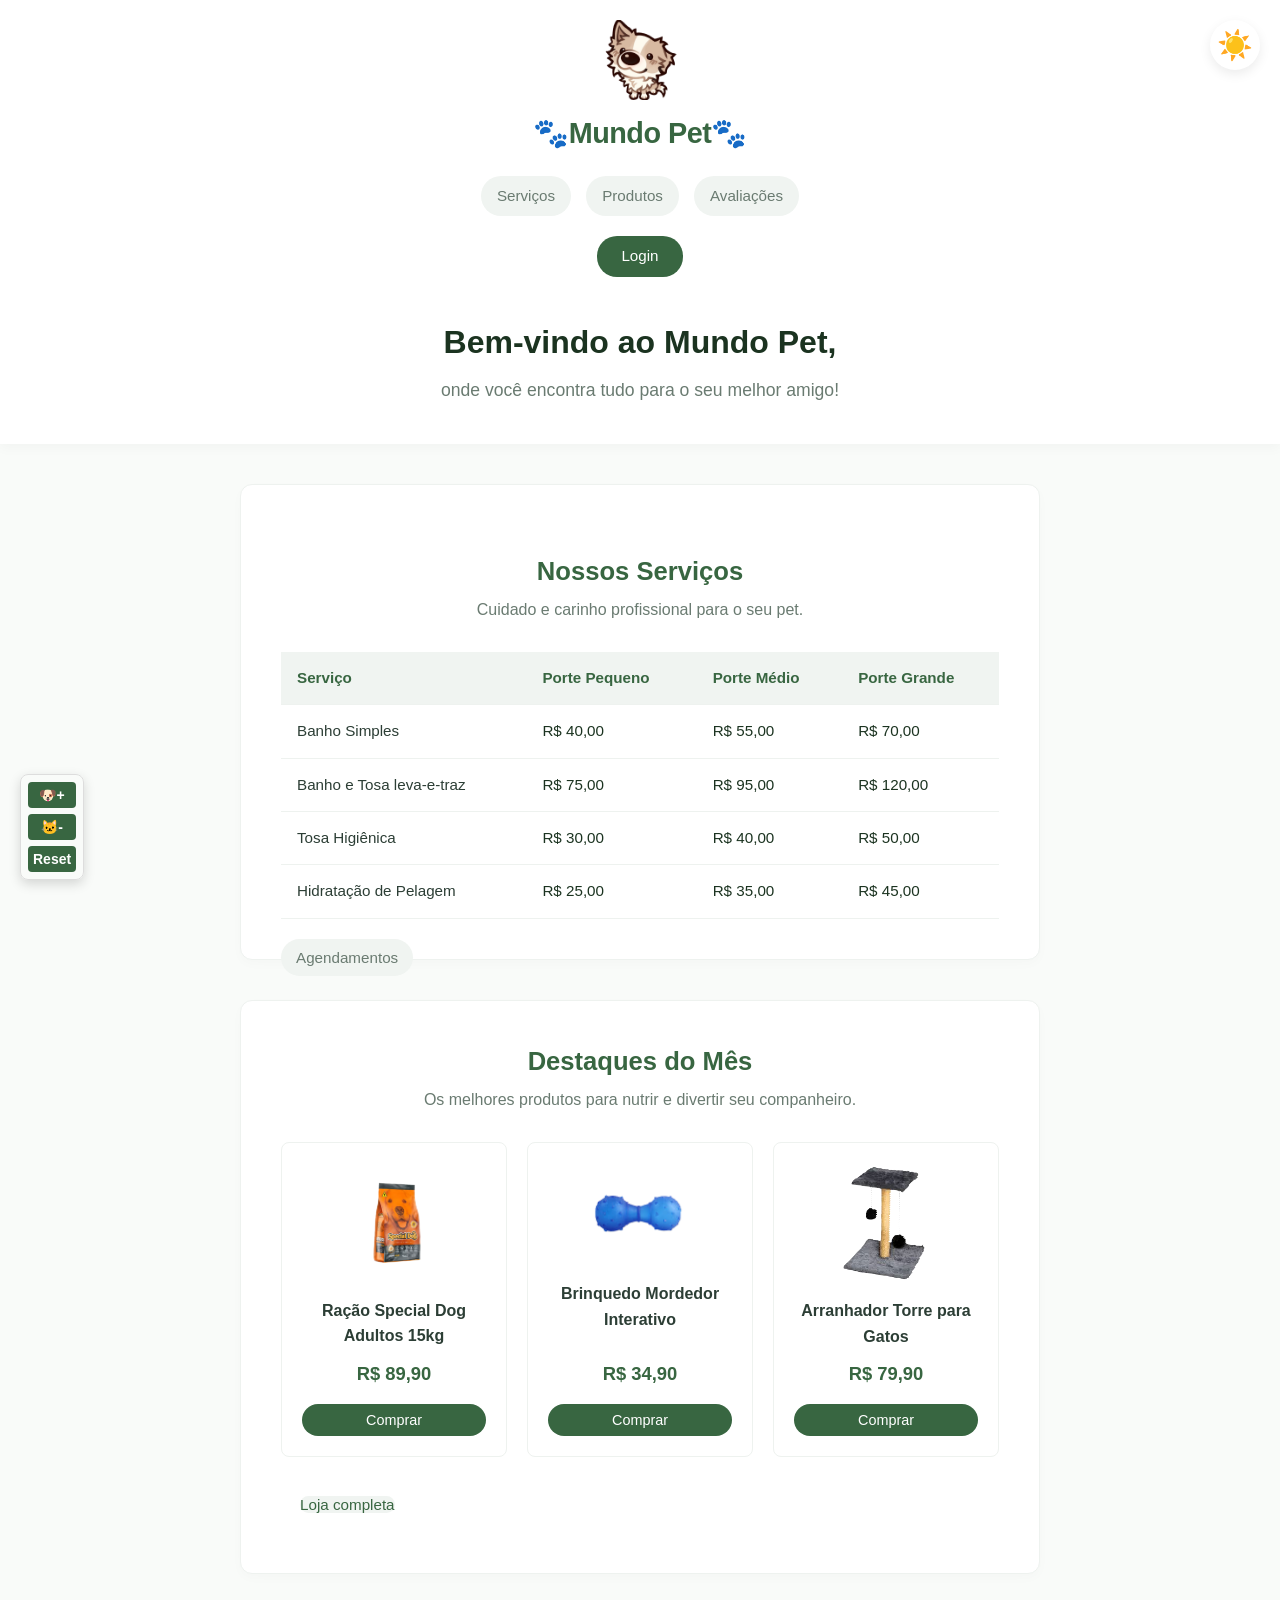
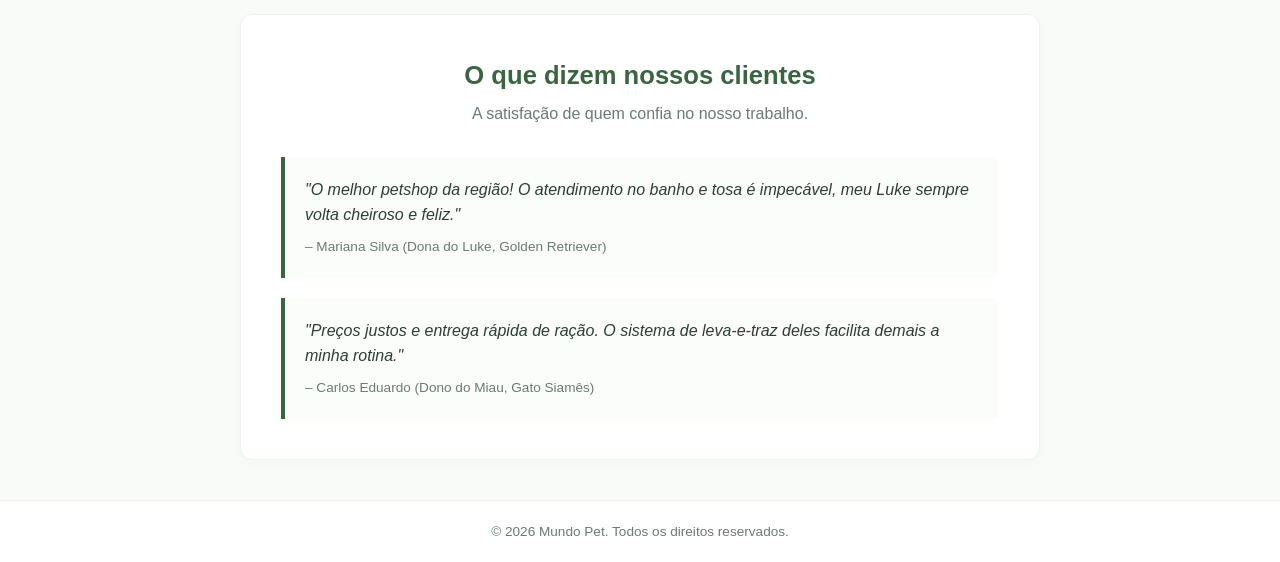
<file: Site Pet Shop/index.html>
<!DOCTYPE html>
<html lang="pt-br">
<head>
    <meta charset="UTF-8">
    <meta name="viewport" content="width=device-width, initial-scale=1.0">
    <title>Mundo Pet</title>
    <link rel="stylesheet" href="styles/style.css">
    <link rel="shortcut icon" href="styles/Logo-petshop.png" type="image/x-icon">
</head>
<body>

    <header class="main-header">
        <img class="logo" src="styles/Logo-petshop.png" alt="Logo Mundo Pet">
        <h1 class="txt_clean">🐾Mundo Pet🐾</h1>
        <nav class="menu">
            <a class="button" href="#servicos">Serviços</a>
            <a class="button" href="#produtos">Produtos</a>
            <a class="button" href="#avaliacoes">Avaliações</a>
        </nav>

        <a href="login.html" class="button_login">Login</a>

        <section class="boas-vindas">
            <p class="saudacao">Bem-vindo ao Mundo Pet,</p>
            <p class="descricao">onde você encontra tudo para o seu melhor amigo!</p>
        </section>
    </header>

    <main>
        
        <section id="servicos" class="box-servicos">
            <a href="#" class="agendamento">Agendamentos</a>
            <h2>Nossos Serviços</h2>
            <p>Cuidado e carinho profissional para o seu pet.</p>
            
            <table class="tabela-precos">
                <thead>
                    <tr>
                        <th>Serviço</th>
                        <th>Porte Pequeno</th>
                        <th>Porte Médio</th>
                        <th>Porte Grande</th>
                    </tr>
                </thead>
                <tbody>
                    <tr>
                        <td>Banho Simples</td>
                        <td>R$ 40,00</td>
                        <td>R$ 55,00</td>
                        <td>R$ 70,00</td>
                    </tr>
                    <tr>
                        <td>Banho e Tosa leva-e-traz</td>
                        <td>R$ 75,00</td>
                        <td>R$ 95,00</td>
                        <td>R$ 120,00</td>
                    </tr>
                    <tr>
                        <td>Tosa Higiênica</td>
                        <td>R$ 30,00</td>
                        <td>R$ 40,00</td>
                        <td>R$ 50,00</td>
                    </tr>
                    <tr>
                        <td>Hidratação de Pelagem</td>
                        <td>R$ 25,00</td>
                        <td>R$ 35,00</td>
                        <td>R$ 45,00</td>
                    </tr>
                </tbody>
            </table>
        </section>

        <section id="produtos" class="box-produtos">
            <h2>Destaques do Mês</h2>
            <p>Os melhores produtos para nutrir e divertir seu companheiro.</p>
            
            <div class="lista-produtos">
                <div class="card-produto">
                    <img src="styles/racao-premium.png" alt="Ração Premium">
                    <h3>Ração Special Dog Adultos 15kg</h3>
                    <p class="preco-produto">R$ 89,90</p>
                    <button class="btn-comprar">Comprar</button>
                </div>

                <div class="card-produto">
                    <img src="styles/brinquedo-mordedor.png" alt="Brinquedo Mordedor">
                    <h3>Brinquedo Mordedor Interativo</h3>
                    <p class="preco-produto">R$ 34,90</p>
                    <button class="btn-comprar">Comprar</button>
                </div>

                <div class="card-produto">
                    <img src="styles/arranhador-de-gatos.png" alt="Arranhador para Gatos">
                    <h3>Arranhador Torre para Gatos</h3>
                    <p class="preco-produto">R$ 79,90</p>
                    <button class="btn-comprar">Comprar</button>
                </div>

                <div class="loja-completa">
                    <a href="Loja.html">Loja completa</a>
                </div>
            </div>
        </section>

        <section id="avaliacoes" class="box-avaliacoes">
            <h2>O que dizem nossos clientes</h2>
            <p>A satisfação de quem confia no nosso trabalho.</p>
            
            <div class="lista-depoimentos">
                <blockquote class="depoimento">
                    <p>"O melhor petshop da região! O atendimento no banho e tosa é impecável, meu Luke sempre volta cheiroso e feliz."</p>
                    <cite>– Mariana Silva (Dona do Luke, Golden Retriever)</cite>
                </blockquote>

                <blockquote class="depoimento">
                    <p>"Preços justos e entrega rápida de ração. O sistema de leva-e-traz deles facilita demais a minha rotina."</p>
                    <cite>– Carlos Eduardo (Dono do Miau, Gato Siamês)</cite>
                </blockquote>
            </div>
        </section>
        
    </main>

    <footer class="main-footer">
        <p>&copy; 2026 Mundo Pet. Todos os direitos reservados.</p>
    </footer>

    <div class="controls-zoom-fixo">
        <button id="zoom-in" class="btn-zoom">🐶+</button>
        <button id="zoom-out" class="btn-zoom">🐱-</button>
        <button id="zoom-reset" class="btn-zoom">Reset</button>
    </div>

    <script src="scripts/script.js"></script>

</body>
</html>
</file>
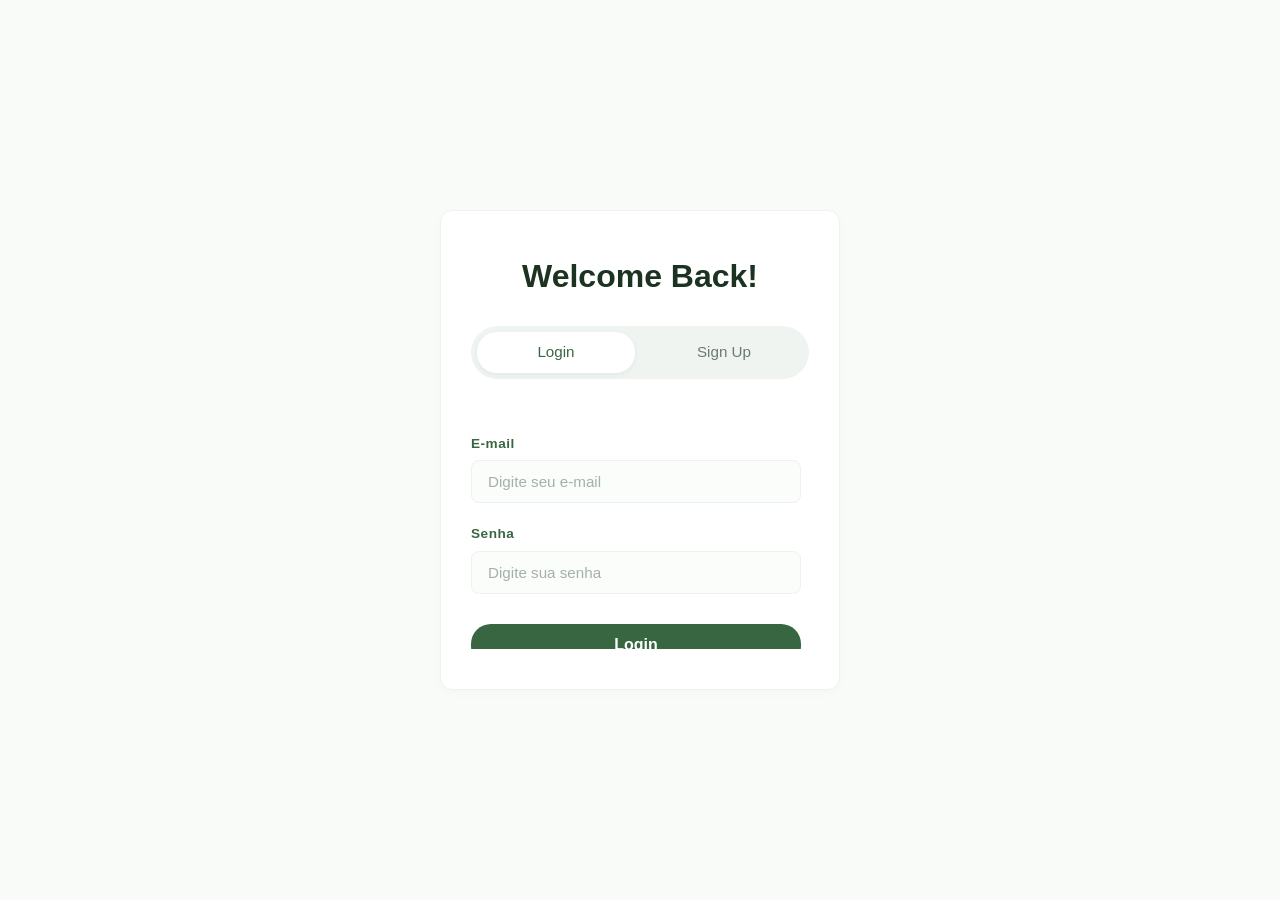
<file: Site Pet Shop/login.html>
<!DOCTYPE html>
<html lang="pt-br">
<head>
    <meta charset="UTF-8">
    <meta name="viewport" content="width=device-width, initial-scale=1.0">
    <title>Login</title>
    <link rel="stylesheet" href="styles/login.css">
    <link rel="shortcut icon" href="styles/Logo-petshop.png" type="image/x-icon">
</head>
<body>

    <main class="login-card">

    <div id="mensagem-alerta" class="alerta-oculto"></div>

        <div style="margin-bottom: 24px;">
            <h1 id="titulo-card" style="margin-bottom: 24px;">Welcome Back!</h1>

            <div class="opicoes">
                <a class="button active" id="btn-aba-login" href="#Login">Login</a>
                <a class="button" id="btn-aba-signup" href="#SignUp">Sign Up</a>
            </div>
        </div>

        <form class="txt-box" id="login-form">
            <div class="input-group">
                <label for="email">E-mail</label>
                <input type="email" id="email" placeholder="Digite seu e-mail" required>
            </div>
            
            <div class="input-group">
                <label for="password">Senha</label>
                <input type="password" id="password" placeholder="Digite sua senha" required>
            </div>

            <div class="input-group campo-cadastro" id="grupo-confirmar-senha" style="display: none;">
                <label for="confirm-password">Confirmar Senha</label>
                <input type="password" id="confirm-password" placeholder="Confirme sua senha">
            </div>

            <button type="submit" id="btn-submit" class="button">Login</button>
        </form>
    </main>

    <script src="scripts/app.js"></script>
</body>
</html>
</file>
<file: Site Pet Shop/styles/style.css>
/* 1. RESET BÁSICO E TIPOGRAFIA */
* {
    margin: 0;
    padding: 0;
    box-sizing: border-box;
    font-family: 'Segoe UI', Roboto, Helvetica, Arial, sans-serif;
}

body {
    background-color: #f9fbf9;
    color: #2c3e35;
    line-height: 1.6;
    transition: background-color 0.3s ease, color 0.3s ease;
}

/* 2. HEADER PRINCIPAL E NAVEGAÇÃO */
.main-header {
    display: flex;
    flex-direction: column;
    align-items: center;
    padding: 20px;
    background-color: #ffffff;
    box-shadow: 0 4px 12px rgba(0, 0, 0, 0.03);
    transition: background-color 0.3s ease;
}

.logo {
    max-width: 80px;
    height: auto;
    margin-bottom: 10px;
}

.txt_clean {
    font-size: 1.8rem;
    font-weight: 600;
    color: #386641;
    letter-spacing: -0.5px;
    margin-bottom: 20px;
    transition: color 0.3s ease;
}

.menu {
    display: flex;
    gap: 15px;
    margin-bottom: 20px;
}

.button {
    text-decoration: none;
    color: #6a7b71;
    font-weight: 500;
    font-size: 0.95rem;
    padding: 8px 16px;
    border-radius: 20px;
    transition: all 0.3s ease;
}

.button:hover {
    background-color: #f0f4f1;
    color: #386641;
}

.button_login {
    text-decoration: none;
    color: #ffffff;
    background-color: #386641;
    font-weight: 500;
    font-size: 0.95rem;
    padding: 8px 24px;
    border-radius: 20px;
    transition: background-color 0.3s ease;
    margin-bottom: 40px;
}

.button_login:hover {
    background-color: #2b4f32;
}

/* 3. SEÇÃO DE BOAS-VINDAS */
.boas-vindas {
    text-align: center;
    max-width: 600px;
    margin-bottom: 20px;
}

.saudacao {
    font-size: 2rem;
    font-weight: 700;
    color: #1b3320;
    margin-bottom: 8px;
    transition: color 0.3s ease;
}

.descricao {
    font-size: 1.1rem;
    color: #6a7b71;
    transition: color 0.3s ease;
}

/* 4. CONTAINER PRINCIPAL E ESTRUTURA BASE */
main {
    display: flex;
    flex-direction: column;
    align-items: center;
    padding: 40px 20px;
    gap: 40px;
}

.box-servicos, 
.box-produtos, 
.box-avaliacoes {
    width: 100%;
    max-width: 800px;
    background-color: #ffffff;
    padding: 40px;
    border-radius: 12px;
    border: 1px solid #eef2ef;
    box-shadow: 0 4px 12px rgba(0, 0, 0, 0.02);
    transition: background-color 0.3s ease, border-color 0.3s ease;
}

.box-servicos h2,
.box-produtos h2,
.box-avaliacoes h2 {
    font-size: 1.6rem;
    font-weight: 600;
    color: #386641;
    margin-bottom: 5px;
    text-align: center;
    transition: color 0.3s ease;
}

.box-servicos > p,
.box-produtos > p,
.box-avaliacoes > p {
    font-size: 1rem;
    color: #6a7b71;
    margin-bottom: 30px;
    text-align: center;
    transition: color 0.3s ease;
}

/* 5. SEÇÃO: SERVIÇOS (TABELA DE PREÇOS) */
.tabela-precos {
    width: 100%;
    border-collapse: collapse;
    margin-top: 10px;
    font-size: 0.95rem;
}

.tabela-precos th, 
.tabela-precos td {
    padding: 14px 16px;
    text-align: left;
    border-bottom: 1px solid #eef2ef;
    transition: background-color 0.3s ease, border-color 0.3s ease, color 0.3s ease;
}

.tabela-precos th {
    background-color: #f0f4f1;
    color: #386641;
    font-weight: 600;
}

.tabela-precos tr:hover {
    background-color: #fbfdfb;
}

.tabela-precos td:not(:first-child) {
    color: #1b3320;
    font-weight: 500;
}

/* 6. SEÇÃO: PRODUTOS (CARDS) */
.lista-produtos {
    display: grid;
    grid-template-columns: repeat(auto-fit, minmax(220px, 1fr));
    gap: 20px;
}

.card-produto {
    background-color: #ffffff;
    border: 1px solid #eef2ef;
    border-radius: 8px;
    padding: 20px;
    text-align: center;
    display: flex;
    flex-direction: column;
    align-items: center;
    transition: transform 0.2s ease, box-shadow 0.2s ease, background-color 0.3s ease, border-color 0.3s ease;
}

.card-produto:hover {
    transform: translateY(-4px);
    box-shadow: 0 6px 16px rgba(0, 0, 0, 0.04);
}

.card-produto img {
    max-width: 120px;
    height: auto;
    margin-bottom: 15px;
}

.card-produto h3 {
    font-size: 1rem;
    color: #2c3e35;
    font-weight: 600;
    margin-bottom: 10px;
    flex-grow: 1;
    transition: color 0.3s ease;
}

.preco-produto {
    font-size: 1.15rem;
    color: #386641;
    font-weight: 700;
    margin-bottom: 15px;
    transition: color 0.3s ease;
}

.btn-comprar {
    background-color: #386641;
    color: #ffffff;
    border: none;
    padding: 8px 16px;
    border-radius: 20px;
    font-size: 0.9rem;
    font-weight: 500;
    cursor: pointer;
    width: 100%;
    transition: background-color 0.2s ease;
}

.btn-comprar:hover {
    background-color: #2b4f32;
}

/* 7. SEÇÃO: AVALIAÇÕES (DEPOIMENTOS) */
.lista-depoimentos {
    display: flex;
    flex-direction: column;
    gap: 20px;
}

.depoimento {
    background-color: #fbfdfb;
    border-left: 4px solid #386641;
    padding: 20px;
    border-radius: 0 8px 8px 0;
    text-align: left;
    transition: background-color 0.3s ease, border-color 0.3s ease;
}

.depoimento p {
    font-style: italic;
    color: #2c3e35;
    font-size: 1rem;
    margin-bottom: 8px;
    transition: color 0.3s ease;
}

.depoimento cite {
    display: block;
    font-size: 0.85rem;
    color: #6a7b71;
    font-style: normal;
    font-weight: 500;
    transition: color 0.3s ease;
}

.loja-completa{
    text-decoration: none;
    color: #6a7b71;
    font-weight: 500;
    font-size: 0.95rem;
    padding: 16px 19px;
    border-radius: 20px;
    transition: all 0.3s ease;
}

.loja-completa :hover{
    background-color: #f0f4f1;
    color: #386641;
}

.agendamento{
    text-decoration: none;
    color: #6a7b71;
    font-weight: 500;
    font-size: 0.95rem;
    padding: 10px 15px;
    border-radius: 20px;
    transition: all 0.3s ease;
    position: relative;
    top: 420px;
}


a{
    text-decoration: none;
    background-color: #f0f4f1;
    color: #386641;
    border-radius: 10px;
}


/* 8. RODAPÉ */
.main-footer {
    width: 100%;
    text-align: center;
    padding: 20px;
    background-color: #ffffff;
    border-top: 1px solid #eef2ef;
    font-size: 0.85rem;
    color: #6a7b71;
    transition: background-color 0.3s ease, border-color 0.3s ease, color 0.3s ease;
}

/* 9. INTERRUPTOR DE TEMA FLUTUANTE (SOL / LUA) */
#alternador-tema {
    position: fixed;
    top: 20px;
    right: 20px;
    font-size: 1.8rem;
    cursor: pointer;
    z-index: 9999;
    background-color: #ffffff;
    padding: 10px;
    border-radius: 50%;
    box-shadow: 0 4px 12px rgba(0, 0, 0, 0.08);
    transition: transform 0.2s ease, background-color 0.3s ease, box-shadow 0.3s ease;
    user-select: none;
    display: flex;
    align-items: center;
    justify-content: center;
    width: 50px;
    height: 50px;
}

#alternador-tema:hover {
    transform: scale(1.1) rotate(15deg);
}

/* 10. ESTILOS EXCLUSIVOS DO MODO ESCURO (DARK MODE) */
body.dark-mode {
    background-color: #121212;
    color: #e0e0e0;
}

body.dark-mode .main-header,
body.dark-mode .box-servicos,
body.dark-mode .box-produtos,
body.dark-mode .box-avaliacoes,
body.dark-mode .card-produto,
body.dark-mode .main-footer {
    background-color: #1e1e1e;
    border-color: #2d2d2d;
    color: #e0e0e0;
}

body.dark-mode #alternador-tema {
    background-color: #2d2d2d;
    box-shadow: 0 4px 12px rgba(0, 0, 0, 0.4);
}

/* Cores de destaque adaptadas para o contraste escuro */
body.dark-mode .txt_clean,
body.dark-mode .box-servicos h2,
body.dark-mode .box-produtos h2,
body.dark-mode .box-avaliacoes h2,
body.dark-mode .preco-produto,
body.dark-mode .tabela-precos th {
    color: #81b29a;
}

body.dark-mode .tabela-precos th {
    background-color: #2d2d2d;
}

body.dark-mode .tabela-precos td {
    border-bottom: 1px solid #2d2d2d;
    color: #ccc;
}

body.dark-mode .tabela-precos td:not(:first-child) {
    color: #ffffff;
}

body.dark-mode .tabela-precos tr:hover {
    background-color: #181818;
}

body.dark-mode .saudacao,
body.dark-mode .card-produto h3 {
    color: #ffffff;
}

body.dark-mode .descricao,
body.dark-mode .button,
body.dark-mode .box-servicos > p,
body.dark-mode .box-produtos > p,
body.dark-mode .box-avaliacoes > p,
body.dark-mode .depoimento cite,
body.dark-mode .main-footer {
    color: #a0a0a0;
}

body.dark-mode .button:hover {
    background-color: #2d2d2d;
    color: #81b29a;
}

body.dark-mode .depoimento {
    background-color: #181818;
    border-left-color: #81b29a;
}

body.dark-mode .depoimento p {
    color: #e0e0e0;
}

body {
  zoom: var(--zoom-level, 1);
  transition: zoom 0.1s ease-in-out;
}

.controls-zoom-fixo {
  position: fixed;
  bottom: 20px;
  left: 20px;
  z-index: 9999;
  background-color:transparent;
  padding: 7px;
  border-radius: 8px;
  box-shadow: 0 4px 12px rgba(0, 0, 0, 0.15);
  border: 1px solid #ddd;
  display: flex;
  flex-direction: column;
  gap: 6px;
}

.btn-zoom {
  padding: 5px 5px;
  cursor: pointer;
  background-color: #386641;
  color: #fff;
  border: none;
  border-radius: 4px;
  font-weight: bold;
  font-size: 14px;
  transition: background-color 0.2s;
}

.btn-zoom:hover {
  background-color: #386641;
}
</file>
<file: Site Pet Shop/styles/login.css>
/* 1. RESET BÁSICO E TIPOGRAFIA */
* {
    margin: 0;
    padding: 0;
    box-sizing: border-box;
    font-family: 'Segoe UI', Roboto, Helvetica, Arial, sans-serif;
}

body {
    background-color: #f9fbf9;
    color: #2c3e35;
    line-height: 1.6;
    height: 100vh;
    display: flex;
    justify-content: center;
    align-items: center;
    transition: background-color 0.3s ease, color 0.3s ease;
}

/* 2. ESTRUTURA DO CARD DE LOGIN */
.login-card {
    width: 100%;
    max-width: 400px;
    height: 480px; /* Mantém a altura fixa desejada */
    background-color: #ffffff;
    padding: 40px 30px; /* Reduzido levemente as laterais para acomodar a rolagem */
    border-radius: 12px;
    border: 1px solid #eef2ef;
    box-shadow: 0 4px 12px rgba(0, 0, 0, 0.02);
    text-align: center;
    display: flex;
    flex-direction: column;
}
.login-card h1 {
    font-size: 2rem;
    font-weight: 700;
    color: #1b3320;
    margin-bottom: 24px;
}

/* 3. ALTERNADOR (LOGIN / SIGN UP) */
.opicoes {
    display: flex;
    justify-content: center;
    gap: 10px;
    background-color: #f0f4f1;
    padding: 6px;
    border-radius: 30px;
    margin-bottom: 30px;
}

.opicoes .button {
    text-decoration: none;
    color: #6a7b71;
    font-weight: 500;
    font-size: 0.95rem;
    padding: 8px 24px;
    border-radius: 20px;
    flex: 1;
    text-align: center;
    cursor: pointer;
    transition: all 0.3s ease;
}

.opicoes .button:hover {
    color: #386641;
    background-color: rgba(255, 255, 255, 0.5);
}

/* Classe dinâmica controlada pelo app.js */
.opicoes .button.active { 
    background-color: #ffffff;
    color: #386641;
    box-shadow: 0 2px 6px rgba(0, 0, 0, 0.05);
}

/* 4. FORMULÁRIO E ENTRADAS DE TEXTO (INPUTS) */
.txt-box {
    display: flex;
    flex-direction: column;
    gap: 20px;
    text-align: left;
}

.input-group {
    display: flex;
    flex-direction: column;
    gap: 6px;
}

.input-group label {
    font-size: 0.85rem;
    font-weight: 600;
    color: #386641;
    letter-spacing: 0.5px;
}

.input-group input {
    width: 100%;
    padding: 12px 16px;
    border-radius: 8px;
    border: 1px solid #eef2ef;
    background-color: #fbfdfb;
    color: #2c3e35;
    font-size: 0.95rem;
    outline: none;
    transition: all 0.3s ease;
}

.input-group input:focus {
    border-color: #386641;
    background-color: #ffffff;
    box-shadow: 0 0 0 3px rgba(56, 102, 65, 0.1);
}

.input-group input::placeholder {
    color: #a3b1a8;
}

/* 5. BOTÃO DE SUBMIT (ENTRAR / CADASTRAR) */
form .button {
    width: 100%;
    border: none;
    cursor: pointer;
    text-decoration: none;
    color: #ffffff;
    background-color: #386641;
    font-weight: 600;
    font-size: 1rem;
    padding: 12px;
    border-radius: 20px;
    margin-top: 10px;
    transition: background-color 0.3s ease;
}

form .button:hover {
    background-color: #2b4f32;
}

/* 6. FORMULÁRIO E SISTEMA DE ROLAGEM INTERNA */
.txt-box {
    display: flex;
    flex-direction: column;
    gap: 20px;
    text-align: left;
    
    /* Ativa a rolagem interna */
    max-height: 280px; 
    overflow-y: auto;
    padding-right: 8px; /* Espaço para a barra não cobrir o texto */
}

/* Customização da barra de rolagem para combinar com o design limpo */
.txt-box::-webkit-scrollbar {
    width: 6px;
}

.txt-box::-webkit-scrollbar-track {
    background: #f0f4f1;
    border-radius: 10px;
}

.txt-box::-webkit-scrollbar-thumb {
    background: #a3b1a8;
    border-radius: 10px;
}

.txt-box::-webkit-scrollbar-thumb:hover {
    background: #386641; 
}

.alerta-oculto {
    display: none;
}

.alerta {
    padding: 12px;
    margin-bottom: 15px;
    border-radius: 4px;
    font-size: 14px;
    text-align: center;
    font-weight: bold;
}

.alert-erro {
    background-color: #fce8e6;
    color: #a81c1c;
    border: 1px solid #f5c2c2;
}

.alert-sucesso {
    background-color: #e6f4ea;
    color: #137333;
    border: 1px solid #c4eed0;
}
</file>
